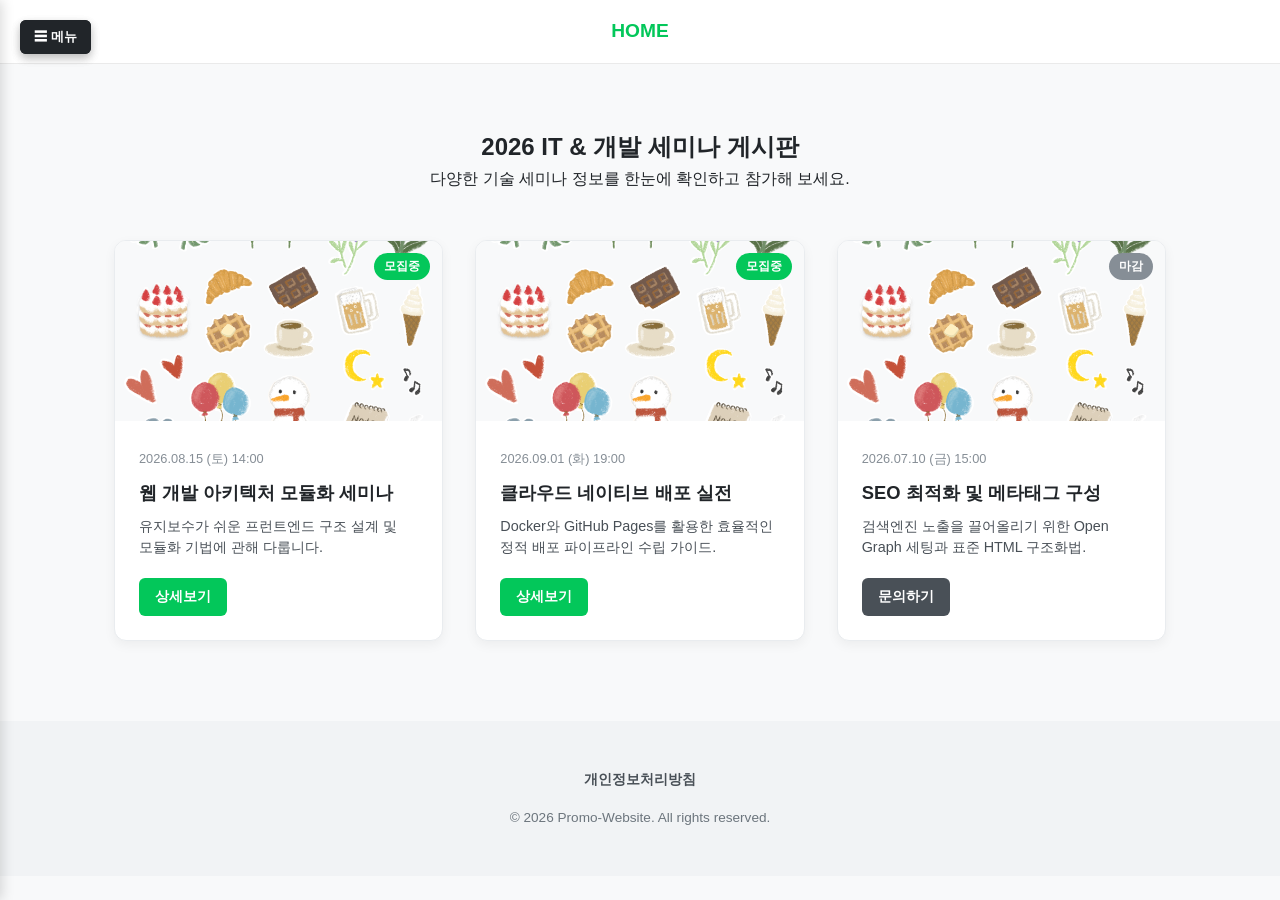
<file: index.html>
<!DOCTYPE html>
<html lang="ko">
<head>
    <meta charset="UTF-8">
    <meta name="viewport" content="width=device-width, initial-scale=1.0">
    
    <!-- 1. SEO 메타태그 -->
    <title>Promo Website | 세미나 & 프레젠테이션</title>
    <meta name="description" content="최신 기술 세미나 및 프로모션 안내 게시판입니다.">
    <meta name="keywords" content="세미나, 프로모션, 개발, 컨퍼런스">
    <meta name="author" content="rainbow0oo0">

    <!-- 2. Open Graph -->
    <meta property="og:type" content="website">
    <meta property="og:title" content="Promo Website | 세미나 홍보">
    <meta property="og:description" content="최신 세미나 일정 및 문의 안내입니다.">
    <meta property="og:image" content="https://rainbow0oo0.github.io/promowebsite/images/logo.PNG">
    <meta property="og:url" content="https://rainbow0oo0.github.io/promowebsite/">

    <!-- external CSS 연결 -->
    <link rel="stylesheet" href="css/style.css">
</head>
<body>

    <!-- 외부 header.html이 들어올 위치 -->
    <div id="header-container"></div>

    <!-- ☰ 사이드바 토글 버튼 (메인 화면 좌측 상단 고정 또는 헤더에 배치) -->
    <button class="sidebar-open-btn" onclick="toggleSidebar()">☰ 메뉴</button>

    <!-- 👈 왼쪽 사이드바 (소개, 문의 등 링크 목록) -->
    <aside id="sidebar" class="sidebar">
        <button class="sidebar-close-btn" onclick="toggleSidebar()">✕</button>
        <div class="sidebar-content">
            <h3>메뉴</h3>
            <nav class="sidebar-nav">
                <a href="index.html">🏠 홈 (세미나 목록)</a>
                <a href="pages/about.html">💡 세미나 소개</a>
                <a href="pages/contact.html">✉️ 참가 및 제휴 문의</a>
            </nav>
        </div>
    </aside>
    <!-- 사이드바 열렸을 때 배경 어둡게 처리하는 오버레이 -->
    <div id="sidebarOverlay" class="sidebar-overlay" onclick="toggleSidebar()"></div>

    <!-- 📢 메인 콘텐츠 영역 (세미나 홍보 게시판) -->
    <main class="main-container">
        
        <!-- 히어로 섹션 -->
        <section class="hero-section">
            <h1>2026 IT & 개발 세미나 게시판</h1>
            <p>다양한 기술 세미나 정보를 한눈에 확인하고 참가해 보세요.</p>
        </section>

        <!-- 세미나 카드/사진 홍보 갤러리 -->
        <section class="seminar-grid">
            
            <!-- 세미나 카드 1 -->
            <article class="seminar-card">
                <div class="card-image-wrap">
                    <img src="images/logo.PNG" alt="세미나 1 이미지" class="card-img">
                    <span class="badge upcoming">모집중</span>
                </div>
                <div class="card-content">
                    <span class="seminar-date">2026.08.15 (토) 14:00</span>
                    <h3>웹 개발 아키텍처 모듈화 세미나</h3>
                    <p>유지보수가 쉬운 프런트엔드 구조 설계 및 모듈화 기법에 관해 다룹니다.</p>
                    <a href="pages/about.html" class="card-btn">상세보기</a>
                </div>
            </article>

            <!-- 세미나 카드 2 -->
            <article class="seminar-card">
                <div class="card-image-wrap">
                    <img src="images/logo.PNG" alt="세미나 2 이미지" class="card-img">
                    <span class="badge upcoming">모집중</span>
                </div>
                <div class="card-content">
                    <span class="seminar-date">2026.09.01 (화) 19:00</span>
                    <h3>클라우드 네이티브 배포 실전</h3>
                    <p>Docker와 GitHub Pages를 활용한 효율적인 정적 배포 파이프라인 수립 가이드.</p>
                    <a href="pages/about.html" class="card-btn">상세보기</a>
                </div>
            </article>

            <!-- 세미나 카드 3 -->
            <article class="seminar-card">
                <div class="card-image-wrap">
                    <img src="images/logo.PNG" alt="세미나 3 이미지" class="card-img">
                    <span class="badge closed">마감</span>
                </div>
                <div class="card-content">
                    <span class="seminar-date">2026.07.10 (금) 15:00</span>
                    <h3>SEO 최적화 및 메타태그 구성</h3>
                    <p>검색엔진 노출을 끌어올리기 위한 Open Graph 세팅과 표준 HTML 구조화법.</p>
                    <a href="pages/contact.html" class="card-btn secondary">문의하기</a>
                </div>
            </article>

        </section>
    </main>

    <!-- 외부 footer.html이 들어올 위치 -->
    <div id="footer-container"></div>

    <!-- JavaScript 로직 -->
    <script>
        // 외부 Component (헤더, 푸터) 로더
        async function loadComponent(elementId, filePath) {
            try {
                const response = await fetch(filePath);
                if (response.ok) {
                    const content = await response.text();
                    document.getElementById(elementId).innerHTML = content;
                } else {
                    console.error(`Failed to load ${filePath}`);
                }
            } catch (error) {
                console.error(`Error loading ${filePath}:`, error);
            }
        }

        // DOM 로드 완료 후 실행
        window.addEventListener('DOMContentLoaded', () => {
            loadComponent('header-container', 'components/header.html');
            loadComponent('footer-container', 'components/footer.html');
        });

        // 👈 사이드바 열기/닫기 토글 함수
        function toggleSidebar() {
            const sidebar = document.getElementById('sidebar');
            const overlay = document.getElementById('sidebarOverlay');
            
            sidebar.classList.toggle('active');
            overlay.classList.toggle('active');
        }

        // 푸터 내 개인정보처리방침 모달 함수
        function openPrivacyModal() {
            const modal = document.getElementById('privacyModal');
            if (modal) modal.style.display = 'flex';
        }

        function closePrivacyModal() {
            const modal = document.getElementById('privacyModal');
            if (modal) modal.style.display = 'none';
        }

        // 외부 모달 바깥 클릭 시 닫기
        window.addEventListener('click', function(event) {
            const modal = document.getElementById('privacyModal');
            if (event.target === modal) {
                modal.style.display = 'none';
            }
        });
    </script>
</body>
</html>
</file>
<file: css/style.css>
:root {
    --primary-color: #03c75a;
    --bg-color: #f8f9fa;
    --text-color: #212529;
    --card-bg: #ffffff;
}

* {
    box-sizing: border-box;
    margin: 0;
    padding: 0;
    font-family: -apple-system, BlinkMacSystemFont, "Apple SD Gothic Neo", "Noto Sans KR", sans-serif;
}

body {
    background-color: var(--bg-color);
    color: var(--text-color);
    line-height: 1.6;
    word-break: keep-all;
}

.hero {
    padding: 5rem 1.5rem 3rem;
    text-align: center;
    max-width: 800px;
    margin: 0 auto;
}

.hero h1 {
    font-size: 2.2rem;
    margin-bottom: 1rem;
    color: #111;
    letter-spacing: -0.5px;
}

.hero p {
    font-size: 1.1rem;
    color: #555;
    margin-bottom: 2rem;
}

.cta-btn {
    display: inline-block;
    background-color: var(--primary-color);
    color: #fff;
    padding: 0.9rem 2.2rem;
    border-radius: 8px;
    text-decoration: none;
    font-weight: 700;
    transition: transform 0.1s ease, opacity 0.2s ease;
    border: none;
    cursor: pointer;
    font-size: 1rem;
}

.cta-btn:hover {
    opacity: 0.9;
    transform: translateY(-1px);
} /* <-- 닫는 괄호 추가 완료! */

/* ==========================================
   사이드바 (Drawer Menu) 스타일
   ========================================== */
.sidebar-open-btn {
    position: fixed;
    top: 20px;
    left: 20px;
    z-index: 900;
    padding: 10px 16px;
    background-color: #212529;
    color: #fff;
    border: none;
    border-radius: 6px;
    cursor: pointer;
    font-weight: bold;
    box-shadow: 0 4px 10px rgba(0,0,0,0.15);
}

.sidebar {
    position: fixed;
    top: 0;
    left: -280px; /* 초기 위치: 화면 왼쪽 밖에 숨김 */
    width: 280px;
    height: 100vh;
    background-color: #ffffff;
    box-shadow: 2px 0 12px rgba(0,0,0,0.15);
    z-index: 1001;
    transition: left 0.3s ease; /* 부드럽게 미끄러지듯 등장 */
    padding: 2rem 1.5rem;
}

.sidebar.active {
    left: 0; /* 화면으로 슬라이드 인 */
}

.sidebar-close-btn {
    position: absolute;
    top: 15px;
    right: 15px;
    background: none;
    border: none;
    font-size: 1.2rem;
    cursor: pointer;
    color: #495057;
}

.sidebar-nav {
    display: flex;
    flex-direction: column;
    gap: 1rem;
    margin-top: 2rem;
}

.sidebar-nav a {
    text-decoration: none;
    color: #333;
    font-weight: 600;
    padding: 10px;
    border-radius: 6px;
    transition: background 0.2s;
}

.sidebar-nav a:hover {
    background-color: #f1f3f5;
    color: #03c75a;
}

/* 어두운 배경 오버레이 */
.sidebar-overlay {
    display: none;
    position: fixed;
    top: 0;
    left: 0;
    width: 100vw;
    height: 100vh;
    background-color: rgba(0, 0, 0, 0.4);
    z-index: 1000;
}

.sidebar-overlay.active {
    display: block;
}

/* ==========================================
   세미나 게시판 갤러리 레이아웃
   ========================================== */
.main-container {
    max-width: 1100px;
    margin: 4rem auto 2rem;
    padding: 0 1.5rem;
}

.hero-section {
    text-align: center;
    margin-bottom: 3rem;
}

.seminar-grid {
    display: grid;
    grid-template-columns: repeat(auto-fill, minmax(300px, 1fr));
    gap: 2rem;
}

.seminar-card {
    background: #fff;
    border: 1px solid #e9ecef;
    border-radius: 12px;
    overflow: hidden;
    box-shadow: 0 4px 12px rgba(0,0,0,0.05);
    transition: transform 0.2s;
}

.seminar-card:hover {
    transform: translateY(-5px);
}

.card-image-wrap {
    position: relative;
    width: 100%;
    height: 180px;
    background-color: #f8f9fa;
}

.card-img {
    width: 100%;
    height: 100%;
    object-fit: cover;
}

.badge {
    position: absolute;
    top: 12px;
    right: 12px;
    padding: 4px 10px;
    border-radius: 20px;
    font-size: 0.75rem;
    font-weight: bold;
    color: #fff;
}

.badge.upcoming { background-color: #03c75a; }
.badge.closed { background-color: #868e96; }

.card-content {
    padding: 1.5rem;
}

.seminar-date {
    font-size: 0.8rem;
    color: #868e96;
}

.card-content h3 {
    margin: 0.5rem 0;
    font-size: 1.15rem;
    color: #212529;
}

.card-content p {
    font-size: 0.9rem;
    color: #495057;
    line-height: 1.5;
    margin-bottom: 1.2rem;
}

.card-btn {
    display: inline-block;
    padding: 8px 16px;
    background-color: #03c75a;
    color: #fff;
    text-decoration: none;
    border-radius: 6px;
    font-size: 0.85rem;
    font-weight: bold;
}

.card-btn.secondary {
    background-color: #495057;
}

/* ==========================================
   푸터 및 개인정보처리방침 모달 스타일
   ========================================== */
footer {
    text-align: center;
    padding: 3rem 1.5rem;
    background: #f1f3f5;
    color: #6c757d;
    font-size: 0.85rem;
    margin-top: 5rem;
}

.footer-links {
    margin-bottom: 1rem;
}

.footer-links a {
    color: #495057;
    text-decoration: none;
    font-weight: 600;
    margin: 0 0.5rem;
}

.footer-links a:hover {
    text-decoration: underline;
}

/* 개인정보처리방침 모달(팝업) */
.privacy-modal {
    display: none;
    position: fixed;
    top: 0;
    left: 0;
    width: 100%;
    height: 100%;
    background-color: rgba(0, 0, 0, 0.5);
    z-index: 1000;
    justify-content: center;
    align-items: center;
}

.privacy-content {
    background: #fff;
    padding: 2rem;
    border-radius: 12px;
    max-width: 600px;
    width: 90%;
    max-height: 80vh;
    overflow-y: auto;
    text-align: left;
    box-shadow: 0 10px 25px rgba(0, 0, 0, 0.2);
}

.privacy-content h2 {
    font-size: 1.3rem;
    margin-bottom: 1rem;
    color: #212529;
}

.privacy-body {
    font-size: 0.85rem;
    color: #495057;
    line-height: 1.6;
    white-space: pre-line;
}

.close-btn {
    display: block;
    margin: 1.5rem 0 0 auto;
    padding: 0.5rem 1.2rem;
    background: var(--primary-color, #03c75a);
    color: #fff;
    border: none;
    border-radius: 6px;
    cursor: pointer;
    font-weight: bold;
}
</file>
